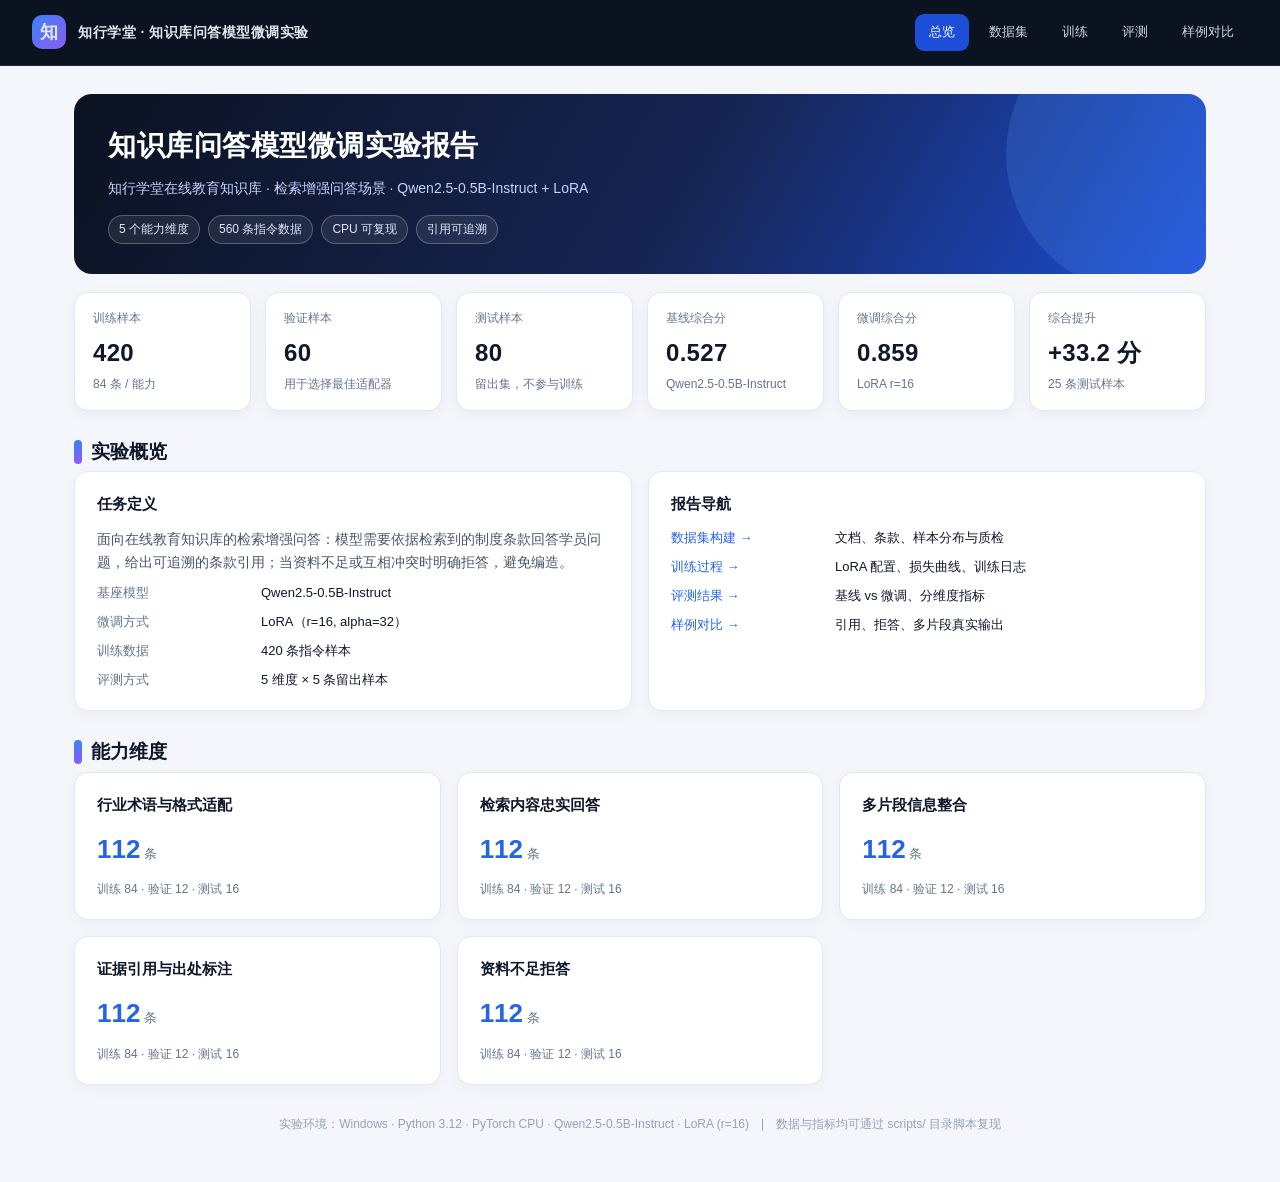
<file: 2组_李佳家/2组_李佳家_知识库问答微调_教育/report/index.html>
<!DOCTYPE html>
<html lang="zh-CN">
<head>
<meta charset="utf-8">
<meta name="viewport" content="width=device-width, initial-scale=1">
<title>总览 · 微调实验报告</title>
<link rel="stylesheet" href="style.css">
</head>
<body>
<div class="topbar">
  <div class="brand"><span class="mark">知</span><span>知行学堂 · 知识库问答模型微调实验</span></div>
  <nav class="nav"><a href="index.html" class="active">总览</a><a href="dataset.html" class="">数据集</a><a href="training.html" class="">训练</a><a href="evaluation.html" class="">评测</a><a href="samples.html" class="">样例对比</a></nav>
</div>
<div class="page">
<div class="hero">
  <h1>知识库问答模型微调实验报告</h1>
  <p>知行学堂在线教育知识库 · 检索增强问答场景 · Qwen2.5-0.5B-Instruct + LoRA</p>
  <div class="tags"><span class="tag">5 个能力维度</span><span class="tag">560 条指令数据</span><span class="tag">CPU 可复现</span><span class="tag">引用可追溯</span></div>
</div>
<div class="kpis">
  <div class="kpi"><div class="label">训练样本</div><div class="value">420</div><div class="sub">84 条 / 能力</div></div>
  <div class="kpi"><div class="label">验证样本</div><div class="value">60</div><div class="sub">用于选择最佳适配器</div></div>
  <div class="kpi"><div class="label">测试样本</div><div class="value">80</div><div class="sub">留出集，不参与训练</div></div>
  <div class="kpi"><div class="label">基线综合分</div><div class="value">0.527</div><div class="sub">Qwen2.5-0.5B-Instruct</div></div>
  <div class="kpi"><div class="label">微调综合分</div><div class="value">0.859</div><div class="sub">LoRA r=16</div></div>
  <div class="kpi"><div class="label">综合提升</div><div class="value">+33.2 分</div><div class="sub">25 条测试样本</div></div>
</div>

<div class="section">
  <h2><span class="dot"></span>实验概览</h2>
  <div class="grid g2">
    <div class="card">
      <h3>任务定义</h3>
      <p style="color:#475569;margin:0 0 10px">面向在线教育知识库的检索增强问答：模型需要依据检索到的制度条款回答学员问题，给出可追溯的条款引用；当资料不足或互相冲突时明确拒答，避免编造。</p>
      <div class="kv">
        <span class="k">基座模型</span><span>Qwen2.5-0.5B-Instruct</span>
        <span class="k">微调方式</span><span>LoRA（r=16, alpha=32）</span>
        <span class="k">训练数据</span><span>420 条指令样本</span>
        <span class="k">评测方式</span><span>5 维度 × 5 条留出样本</span>
      </div>
    </div>
    <div class="card">
      <h3>报告导航</h3>
      <div class="kv">
        <span class="k"><a href="dataset.html" style="color:#2563eb">数据集构建 →</a></span><span>文档、条款、样本分布与质检</span>
        <span class="k"><a href="training.html" style="color:#2563eb">训练过程 →</a></span><span>LoRA 配置、损失曲线、训练日志</span>
        <span class="k"><a href="evaluation.html" style="color:#2563eb">评测结果 →</a></span><span>基线 vs 微调、分维度指标</span>
        <span class="k"><a href="samples.html" style="color:#2563eb">样例对比 →</a></span><span>引用、拒答、多片段真实输出</span>
      </div>
    </div>
  </div>
</div>

<div class="section">
  <h2><span class="dot"></span>能力维度</h2>
  <div class="grid g3">
    <div class="card">
      <h3>行业术语与格式适配</h3>
      <div style="font-size:26px;font-weight:800;color:#2563eb">112<span style="font-size:13px;color:#64748b;font-weight:400"> 条</span></div>
      <div class="cap">训练 84 · 验证 12 · 测试 16</div>
    </div>
    <div class="card">
      <h3>检索内容忠实回答</h3>
      <div style="font-size:26px;font-weight:800;color:#2563eb">112<span style="font-size:13px;color:#64748b;font-weight:400"> 条</span></div>
      <div class="cap">训练 84 · 验证 12 · 测试 16</div>
    </div>
    <div class="card">
      <h3>多片段信息整合</h3>
      <div style="font-size:26px;font-weight:800;color:#2563eb">112<span style="font-size:13px;color:#64748b;font-weight:400"> 条</span></div>
      <div class="cap">训练 84 · 验证 12 · 测试 16</div>
    </div>
    <div class="card">
      <h3>证据引用与出处标注</h3>
      <div style="font-size:26px;font-weight:800;color:#2563eb">112<span style="font-size:13px;color:#64748b;font-weight:400"> 条</span></div>
      <div class="cap">训练 84 · 验证 12 · 测试 16</div>
    </div>
    <div class="card">
      <h3>资料不足拒答</h3>
      <div style="font-size:26px;font-weight:800;color:#2563eb">112<span style="font-size:13px;color:#64748b;font-weight:400"> 条</span></div>
      <div class="cap">训练 84 · 验证 12 · 测试 16</div>
    </div>
  </div>
</div>

<div class="footer">实验环境：Windows · Python 3.12 · PyTorch CPU · Qwen2.5-0.5B-Instruct · LoRA (r=16)　|　数据与指标均可通过 scripts/ 目录脚本复现</div>
</div>
</body>
</html>
</file>
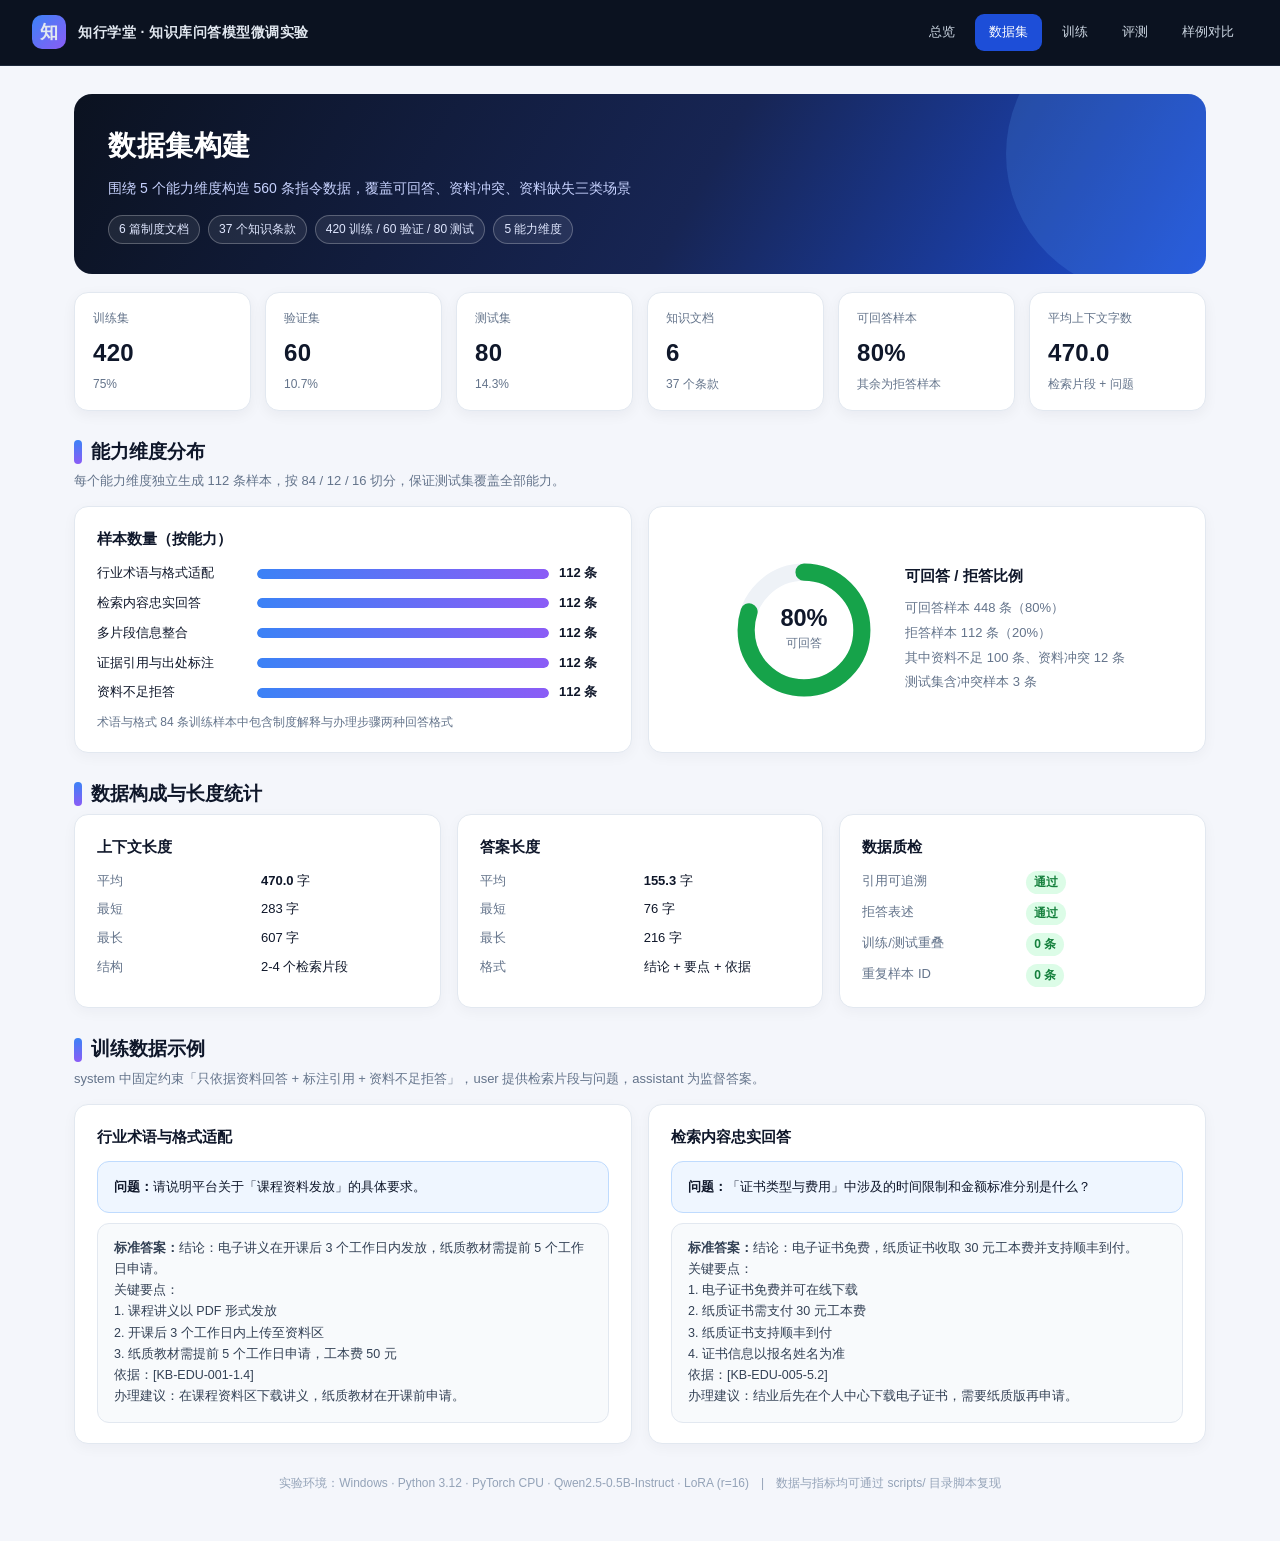
<file: 2组_李佳家/2组_李佳家_知识库问答微调_教育/report/dataset.html>
<!DOCTYPE html>
<html lang="zh-CN">
<head>
<meta charset="utf-8">
<meta name="viewport" content="width=device-width, initial-scale=1">
<title>数据集构建 · 微调实验报告</title>
<link rel="stylesheet" href="style.css">
</head>
<body>
<div class="topbar">
  <div class="brand"><span class="mark">知</span><span>知行学堂 · 知识库问答模型微调实验</span></div>
  <nav class="nav"><a href="index.html" class="">总览</a><a href="dataset.html" class="active">数据集</a><a href="training.html" class="">训练</a><a href="evaluation.html" class="">评测</a><a href="samples.html" class="">样例对比</a></nav>
</div>
<div class="page">
<div class="hero">
  <h1>数据集构建</h1>
  <p>围绕 5 个能力维度构造 560 条指令数据，覆盖可回答、资料冲突、资料缺失三类场景</p>
  <div class="tags"><span class="tag">6 篇制度文档</span><span class="tag">37 个知识条款</span><span class="tag">420 训练 / 60 验证 / 80 测试</span><span class="tag">5 能力维度</span></div>
</div>
<div class="kpis">
  <div class="kpi"><div class="label">训练集</div><div class="value">420</div><div class="sub">75%</div></div>
  <div class="kpi"><div class="label">验证集</div><div class="value">60</div><div class="sub">10.7%</div></div>
  <div class="kpi"><div class="label">测试集</div><div class="value">80</div><div class="sub">14.3%</div></div>
  <div class="kpi"><div class="label">知识文档</div><div class="value">6</div><div class="sub">37 个条款</div></div>
  <div class="kpi"><div class="label">可回答样本</div><div class="value">80%</div><div class="sub">其余为拒答样本</div></div>
  <div class="kpi"><div class="label">平均上下文字数</div><div class="value">470.0</div><div class="sub">检索片段 + 问题</div></div>
</div>

<div class="section">
  <h2><span class="dot"></span>能力维度分布</h2>
  <p class="desc">每个能力维度独立生成 112 条样本，按 84 / 12 / 16 切分，保证测试集覆盖全部能力。</p>
  <div class="grid g2">
    <div class="card">
      <h3>样本数量（按能力）</h3>
      <div class="bar-row"><span>行业术语与格式适配</span><span class="bar-track"><span class="bar-fill" style="width:100.0%"></span></span><strong>112 条</strong></div><div class="bar-row"><span>检索内容忠实回答</span><span class="bar-track"><span class="bar-fill" style="width:100.0%"></span></span><strong>112 条</strong></div><div class="bar-row"><span>多片段信息整合</span><span class="bar-track"><span class="bar-fill" style="width:100.0%"></span></span><strong>112 条</strong></div><div class="bar-row"><span>证据引用与出处标注</span><span class="bar-track"><span class="bar-fill" style="width:100.0%"></span></span><strong>112 条</strong></div><div class="bar-row"><span>资料不足拒答</span><span class="bar-track"><span class="bar-fill" style="width:100.0%"></span></span><strong>112 条</strong></div>
      <div class="cap">术语与格式 84 条训练样本中包含制度解释与办理步骤两种回答格式</div>
    </div>
    <div class="card" style="display:flex;align-items:center;gap:26px;justify-content:center">
      <svg width="150" height="150" viewBox="0 0 140 140">
  <circle cx="70" cy="70" r="54" fill="none" stroke="#eef2f7" stroke-width="16"/>
  <circle cx="70" cy="70" r="54" fill="none" stroke="#16a34a" stroke-width="16"
     stroke-dasharray="271.4 339.3" stroke-linecap="round" transform="rotate(-90 70 70)"/>
  <text x="70" y="66" text-anchor="middle" font-size="22" font-weight="700" fill="#0f172a">80%</text>
  <text x="70" y="86" text-anchor="middle" font-size="11" fill="#64748b">可回答</text>
</svg>
      <div>
        <div style="font-weight:700;font-size:15px;margin-bottom:8px">可回答 / 拒答比例</div>
        <div style="color:#64748b;font-size:13px;line-height:1.9">
          可回答样本 448 条（80%）<br>
          拒答样本 112 条（20%）<br>
          其中资料不足 100 条、资料冲突 12 条<br>
          测试集含冲突样本 3 条
        </div>
      </div>
    </div>
  </div>
</div>

<div class="section">
  <h2><span class="dot"></span>数据构成与长度统计</h2>
  <div class="grid g3">
    <div class="card"><h3>上下文长度</h3><div class="kv">
      <span class="k">平均</span><span><strong>470.0</strong> 字</span>
      <span class="k">最短</span><span>283 字</span>
      <span class="k">最长</span><span>607 字</span>
      <span class="k">结构</span><span>2-4 个检索片段</span>
    </div></div>
    <div class="card"><h3>答案长度</h3><div class="kv">
      <span class="k">平均</span><span><strong>155.3</strong> 字</span>
      <span class="k">最短</span><span>76 字</span>
      <span class="k">最长</span><span>216 字</span>
      <span class="k">格式</span><span>结论 + 要点 + 依据</span>
    </div></div>
    <div class="card"><h3>数据质检</h3><div class="kv">
      <span class="k">引用可追溯</span><span><span class="pill green">通过</span></span>
      <span class="k">拒答表述</span><span><span class="pill green">通过</span></span>
      <span class="k">训练/测试重叠</span><span><span class="pill green">0 条</span></span>
      <span class="k">重复样本 ID</span><span><span class="pill green">0 条</span></span>
    </div></div>
  </div>
</div>

<div class="section">
  <h2><span class="dot"></span>训练数据示例</h2>
  <p class="desc">system 中固定约束「只依据资料回答 + 标注引用 + 资料不足拒答」，user 提供检索片段与问题，assistant 为监督答案。</p>
  <div class="grid g2">
    <div class="card">
      <h3>行业术语与格式适配</h3>
      <div class="chat user"><strong>问题：</strong>请说明平台关于「课程资料发放」的具体要求。</div>
      <div class="chat answer"><strong>标准答案：</strong>结论：电子讲义在开课后 3 个工作日内发放，纸质教材需提前 5 个工作日申请。
关键要点：
1. 课程讲义以 PDF 形式发放
2. 开课后 3 个工作日内上传至资料区
3. 纸质教材需提前 5 个工作日申请，工本费 50 元
依据：[KB-EDU-001-1.4]
办理建议：在课程资料区下载讲义，纸质教材在开课前申请。</div>
    </div>
    <div class="card">
      <h3>检索内容忠实回答</h3>
      <div class="chat user"><strong>问题：</strong>「证书类型与费用」中涉及的时间限制和金额标准分别是什么？</div>
      <div class="chat answer"><strong>标准答案：</strong>结论：电子证书免费，纸质证书收取 30 元工本费并支持顺丰到付。
关键要点：
1. 电子证书免费并可在线下载
2. 纸质证书需支付 30 元工本费
3. 纸质证书支持顺丰到付
4. 证书信息以报名姓名为准
依据：[KB-EDU-005-5.2]
办理建议：结业后先在个人中心下载电子证书，需要纸质版再申请。</div>
    </div>
  </div>
</div>

<div class="footer">实验环境：Windows · Python 3.12 · PyTorch CPU · Qwen2.5-0.5B-Instruct · LoRA (r=16)　|　数据与指标均可通过 scripts/ 目录脚本复现</div>
</div>
</body>
</html>
</file>
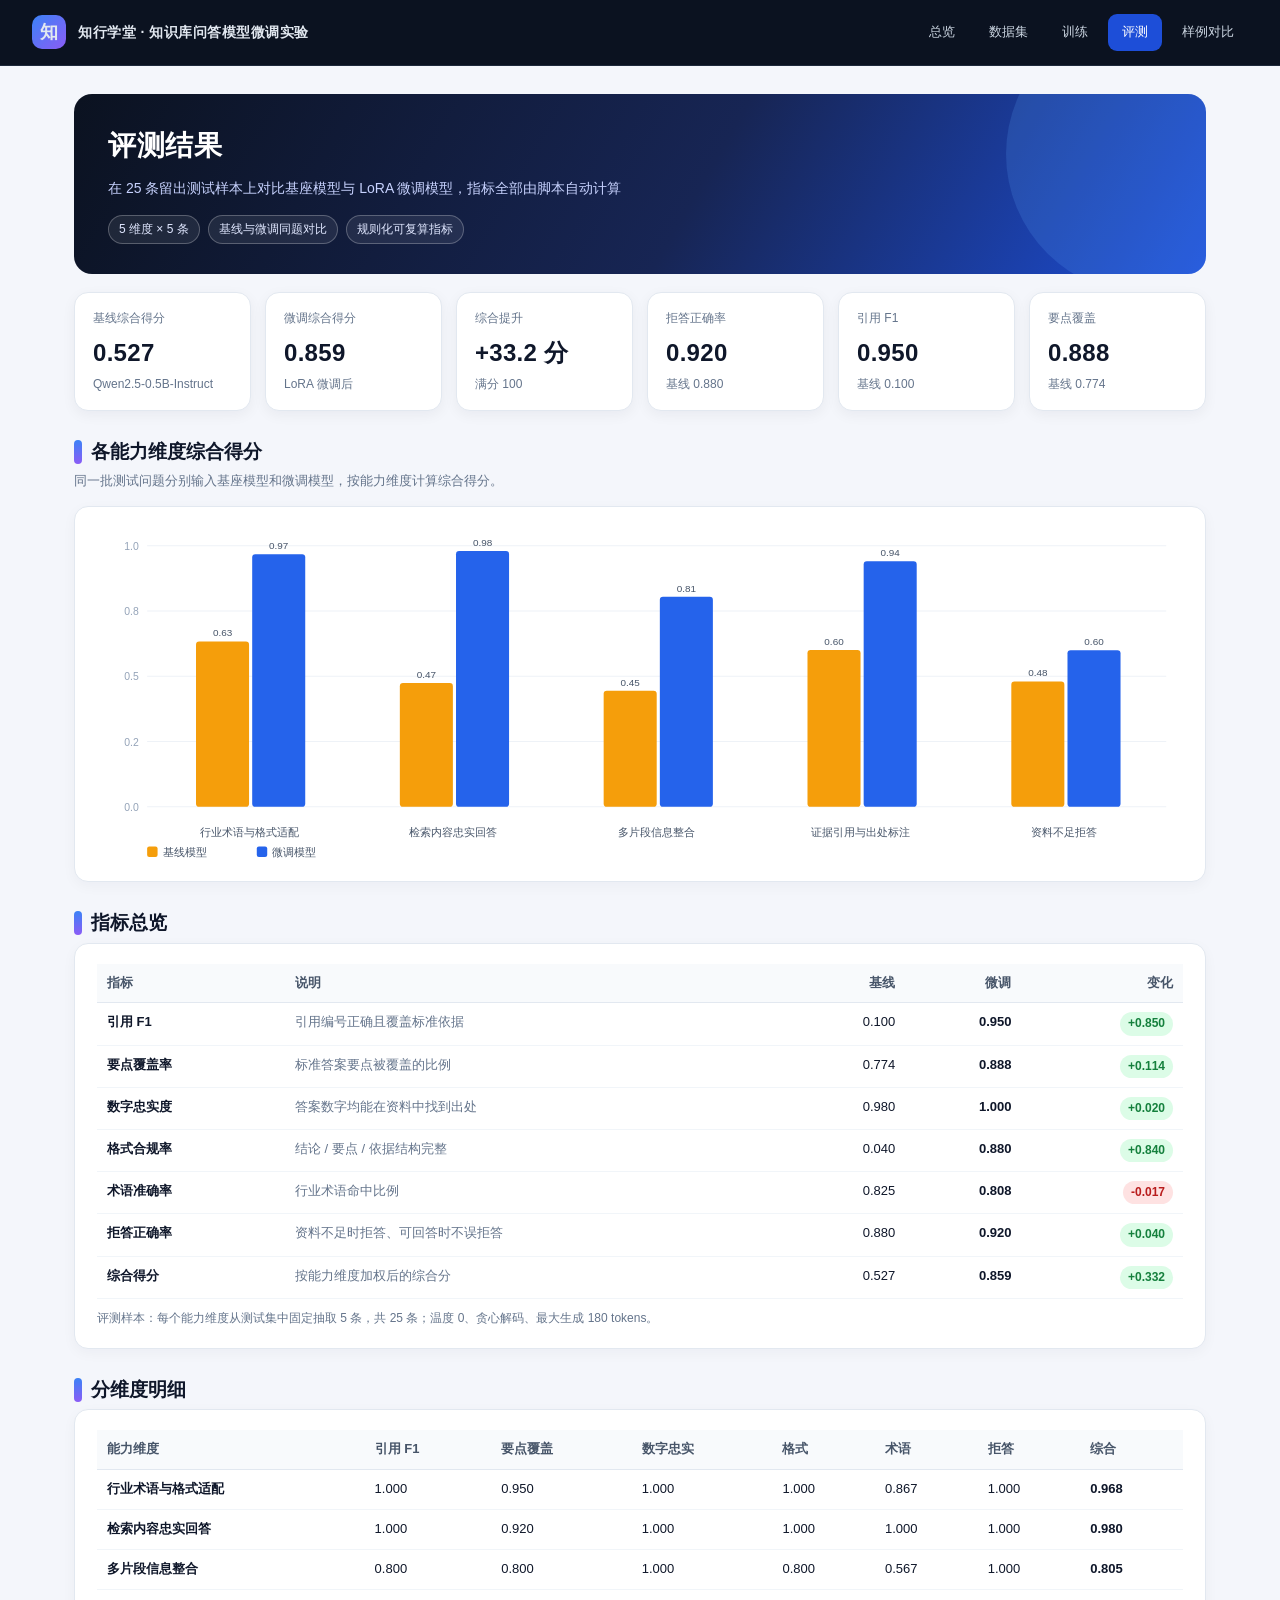
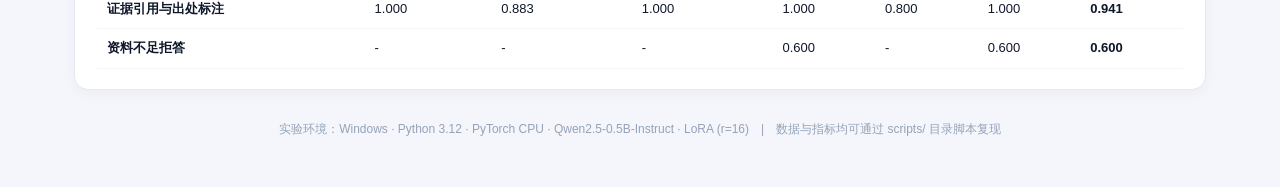
<file: 2组_李佳家/2组_李佳家_知识库问答微调_教育/report/evaluation.html>
<!DOCTYPE html>
<html lang="zh-CN">
<head>
<meta charset="utf-8">
<meta name="viewport" content="width=device-width, initial-scale=1">
<title>评测 · 微调实验报告</title>
<link rel="stylesheet" href="style.css">
</head>
<body>
<div class="topbar">
  <div class="brand"><span class="mark">知</span><span>知行学堂 · 知识库问答模型微调实验</span></div>
  <nav class="nav"><a href="index.html" class="">总览</a><a href="dataset.html" class="">数据集</a><a href="training.html" class="">训练</a><a href="evaluation.html" class="active">评测</a><a href="samples.html" class="">样例对比</a></nav>
</div>
<div class="page">
<div class="hero">
  <h1>评测结果</h1>
  <p>在 25 条留出测试样本上对比基座模型与 LoRA 微调模型，指标全部由脚本自动计算</p>
  <div class="tags"><span class="tag">5 维度 × 5 条</span><span class="tag">基线与微调同题对比</span><span class="tag">规则化可复算指标</span></div>
</div>
<div class="kpis">
  <div class="kpi"><div class="label">基线综合得分</div><div class="value">0.527</div><div class="sub">Qwen2.5-0.5B-Instruct</div></div>
  <div class="kpi"><div class="label">微调综合得分</div><div class="value">0.859</div><div class="sub">LoRA 微调后</div></div>
  <div class="kpi"><div class="label">综合提升</div><div class="value">+33.2 分</div><div class="sub">满分 100</div></div>
  <div class="kpi"><div class="label">拒答正确率</div><div class="value">0.920</div><div class="sub">基线 0.880</div></div>
  <div class="kpi"><div class="label">引用 F1</div><div class="value">0.950</div><div class="sub">基线 0.100</div></div>
  <div class="kpi"><div class="label">要点覆盖</div><div class="value">0.888</div><div class="sub">基线 0.774</div></div>
</div>

<div class="section">
  <h2><span class="dot"></span>各能力维度综合得分</h2>
  <p class="desc">同一批测试问题分别输入基座模型和微调模型，按能力维度计算综合得分。</p>
  <div class="card">
    <svg width="100%" viewBox="0 0 1040 320" style="display:block">
  <line x1="48" y1="268.0" x2="1024" y2="268.0" stroke="#eef2f7"/><text x="40" y="272.0" text-anchor="end" font-size="10" fill="#94a3b8">0.0</text><line x1="48" y1="205.5" x2="1024" y2="205.5" stroke="#eef2f7"/><text x="40" y="209.5" text-anchor="end" font-size="10" fill="#94a3b8">0.2</text><line x1="48" y1="143.0" x2="1024" y2="143.0" stroke="#eef2f7"/><text x="40" y="147.0" text-anchor="end" font-size="10" fill="#94a3b8">0.5</text><line x1="48" y1="80.5" x2="1024" y2="80.5" stroke="#eef2f7"/><text x="40" y="84.5" text-anchor="end" font-size="10" fill="#94a3b8">0.8</text><line x1="48" y1="18.0" x2="1024" y2="18.0" stroke="#eef2f7"/><text x="40" y="22.0" text-anchor="end" font-size="10" fill="#94a3b8">1.0</text>
  <rect x="94.8" y="109.7" width="50.8" height="158.3" rx="3" fill="#f59e0b"/><text x="120.2" y="104.7" text-anchor="middle" font-size="9.5" fill="#475569">0.63</text><rect x="148.6" y="26.1" width="50.8" height="241.9" rx="3" fill="#2563eb"/><text x="174.0" y="21.1" text-anchor="middle" font-size="9.5" fill="#475569">0.97</text><text x="145.6" y="296" text-anchor="middle" font-size="10.5" fill="#475569">行业术语与格式适配</text><rect x="290.0" y="149.5" width="50.8" height="118.5" rx="3" fill="#f59e0b"/><text x="315.4" y="144.5" text-anchor="middle" font-size="9.5" fill="#475569">0.47</text><rect x="343.8" y="23.0" width="50.8" height="245.0" rx="3" fill="#2563eb"/><text x="369.2" y="18.0" text-anchor="middle" font-size="9.5" fill="#475569">0.98</text><text x="340.8" y="296" text-anchor="middle" font-size="10.5" fill="#475569">检索内容忠实回答</text><rect x="485.2" y="156.8" width="50.8" height="111.2" rx="3" fill="#f59e0b"/><text x="510.6" y="151.8" text-anchor="middle" font-size="9.5" fill="#475569">0.45</text><rect x="539.0" y="66.8" width="50.8" height="201.2" rx="3" fill="#2563eb"/><text x="564.4" y="61.8" text-anchor="middle" font-size="9.5" fill="#475569">0.81</text><text x="536.0" y="296" text-anchor="middle" font-size="10.5" fill="#475569">多片段信息整合</text><rect x="680.4" y="117.8" width="50.8" height="150.2" rx="3" fill="#f59e0b"/><text x="705.8" y="112.8" text-anchor="middle" font-size="9.5" fill="#475569">0.60</text><rect x="734.2" y="32.8" width="50.8" height="235.2" rx="3" fill="#2563eb"/><text x="759.6" y="27.8" text-anchor="middle" font-size="9.5" fill="#475569">0.94</text><text x="731.2" y="296" text-anchor="middle" font-size="10.5" fill="#475569">证据引用与出处标注</text><rect x="875.6" y="148.0" width="50.8" height="120.0" rx="3" fill="#f59e0b"/><text x="901.0" y="143.0" text-anchor="middle" font-size="9.5" fill="#475569">0.48</text><rect x="929.4" y="118.0" width="50.8" height="150.0" rx="3" fill="#2563eb"/><text x="954.8" y="113.0" text-anchor="middle" font-size="9.5" fill="#475569">0.60</text><text x="926.4" y="296" text-anchor="middle" font-size="10.5" fill="#475569">资料不足拒答</text>
  <g font-size="11" fill="#475569">
    <rect x="48" y="306" width="10" height="10" rx="2" fill="#f59e0b"/>
    <text x="63" y="315">基线模型</text>
    <rect x="153" y="306" width="10" height="10" rx="2" fill="#2563eb"/>
    <text x="168" y="315">微调模型</text>
  </g>
</svg>
  </div>
</div>

<div class="section">
  <h2><span class="dot"></span>指标总览</h2>
  <div class="card">
    <table class="metric-table">
      <thead><tr><th>指标</th><th>说明</th><th class="num">基线</th><th class="num">微调</th><th class="num">变化</th></tr></thead>
      <tbody><tr><td><strong>引用 F1</strong></td><td style="color:#64748b">引用编号正确且覆盖标准依据</td><td class="num">0.100</td><td class="num"><strong>0.950</strong></td><td class="num"><span class="pill green">+0.850</span></td></tr><tr><td><strong>要点覆盖率</strong></td><td style="color:#64748b">标准答案要点被覆盖的比例</td><td class="num">0.774</td><td class="num"><strong>0.888</strong></td><td class="num"><span class="pill green">+0.114</span></td></tr><tr><td><strong>数字忠实度</strong></td><td style="color:#64748b">答案数字均能在资料中找到出处</td><td class="num">0.980</td><td class="num"><strong>1.000</strong></td><td class="num"><span class="pill green">+0.020</span></td></tr><tr><td><strong>格式合规率</strong></td><td style="color:#64748b">结论 / 要点 / 依据结构完整</td><td class="num">0.040</td><td class="num"><strong>0.880</strong></td><td class="num"><span class="pill green">+0.840</span></td></tr><tr><td><strong>术语准确率</strong></td><td style="color:#64748b">行业术语命中比例</td><td class="num">0.825</td><td class="num"><strong>0.808</strong></td><td class="num"><span class="pill red">-0.017</span></td></tr><tr><td><strong>拒答正确率</strong></td><td style="color:#64748b">资料不足时拒答、可回答时不误拒答</td><td class="num">0.880</td><td class="num"><strong>0.920</strong></td><td class="num"><span class="pill green">+0.040</span></td></tr><tr><td><strong>综合得分</strong></td><td style="color:#64748b">按能力维度加权后的综合分</td><td class="num">0.527</td><td class="num"><strong>0.859</strong></td><td class="num"><span class="pill green">+0.332</span></td></tr>
      </tbody>
    </table>
    <div class="cap">评测样本：每个能力维度从测试集中固定抽取 5 条，共 25 条；温度 0、贪心解码、最大生成 180 tokens。</div>
  </div>
</div>

<div class="section">
  <h2><span class="dot"></span>分维度明细</h2>
  <div class="card">
    <table>
      <thead><tr><th>能力维度</th><th class="num">引用 F1</th><th class="num">要点覆盖</th><th class="num">数字忠实</th><th class="num">格式</th><th class="num">术语</th><th class="num">拒答</th><th class="num">综合</th></tr></thead>
      <tbody><tr><td><strong>行业术语与格式适配</strong></td><td class="num">1.000</td><td class="num">0.950</td><td class="num">1.000</td><td class="num">1.000</td><td class="num">0.867</td><td class="num">1.000</td><td class="num"><strong>0.968</strong></td></tr><tr><td><strong>检索内容忠实回答</strong></td><td class="num">1.000</td><td class="num">0.920</td><td class="num">1.000</td><td class="num">1.000</td><td class="num">1.000</td><td class="num">1.000</td><td class="num"><strong>0.980</strong></td></tr><tr><td><strong>多片段信息整合</strong></td><td class="num">0.800</td><td class="num">0.800</td><td class="num">1.000</td><td class="num">0.800</td><td class="num">0.567</td><td class="num">1.000</td><td class="num"><strong>0.805</strong></td></tr><tr><td><strong>证据引用与出处标注</strong></td><td class="num">1.000</td><td class="num">0.883</td><td class="num">1.000</td><td class="num">1.000</td><td class="num">0.800</td><td class="num">1.000</td><td class="num"><strong>0.941</strong></td></tr><tr><td><strong>资料不足拒答</strong></td><td class="num">-</td><td class="num">-</td><td class="num">-</td><td class="num">0.600</td><td class="num">-</td><td class="num">0.600</td><td class="num"><strong>0.600</strong></td></tr>
      </tbody>
    </table>
  </div>
</div>

<div class="footer">实验环境：Windows · Python 3.12 · PyTorch CPU · Qwen2.5-0.5B-Instruct · LoRA (r=16)　|　数据与指标均可通过 scripts/ 目录脚本复现</div>
</div>
</body>
</html>
</file>
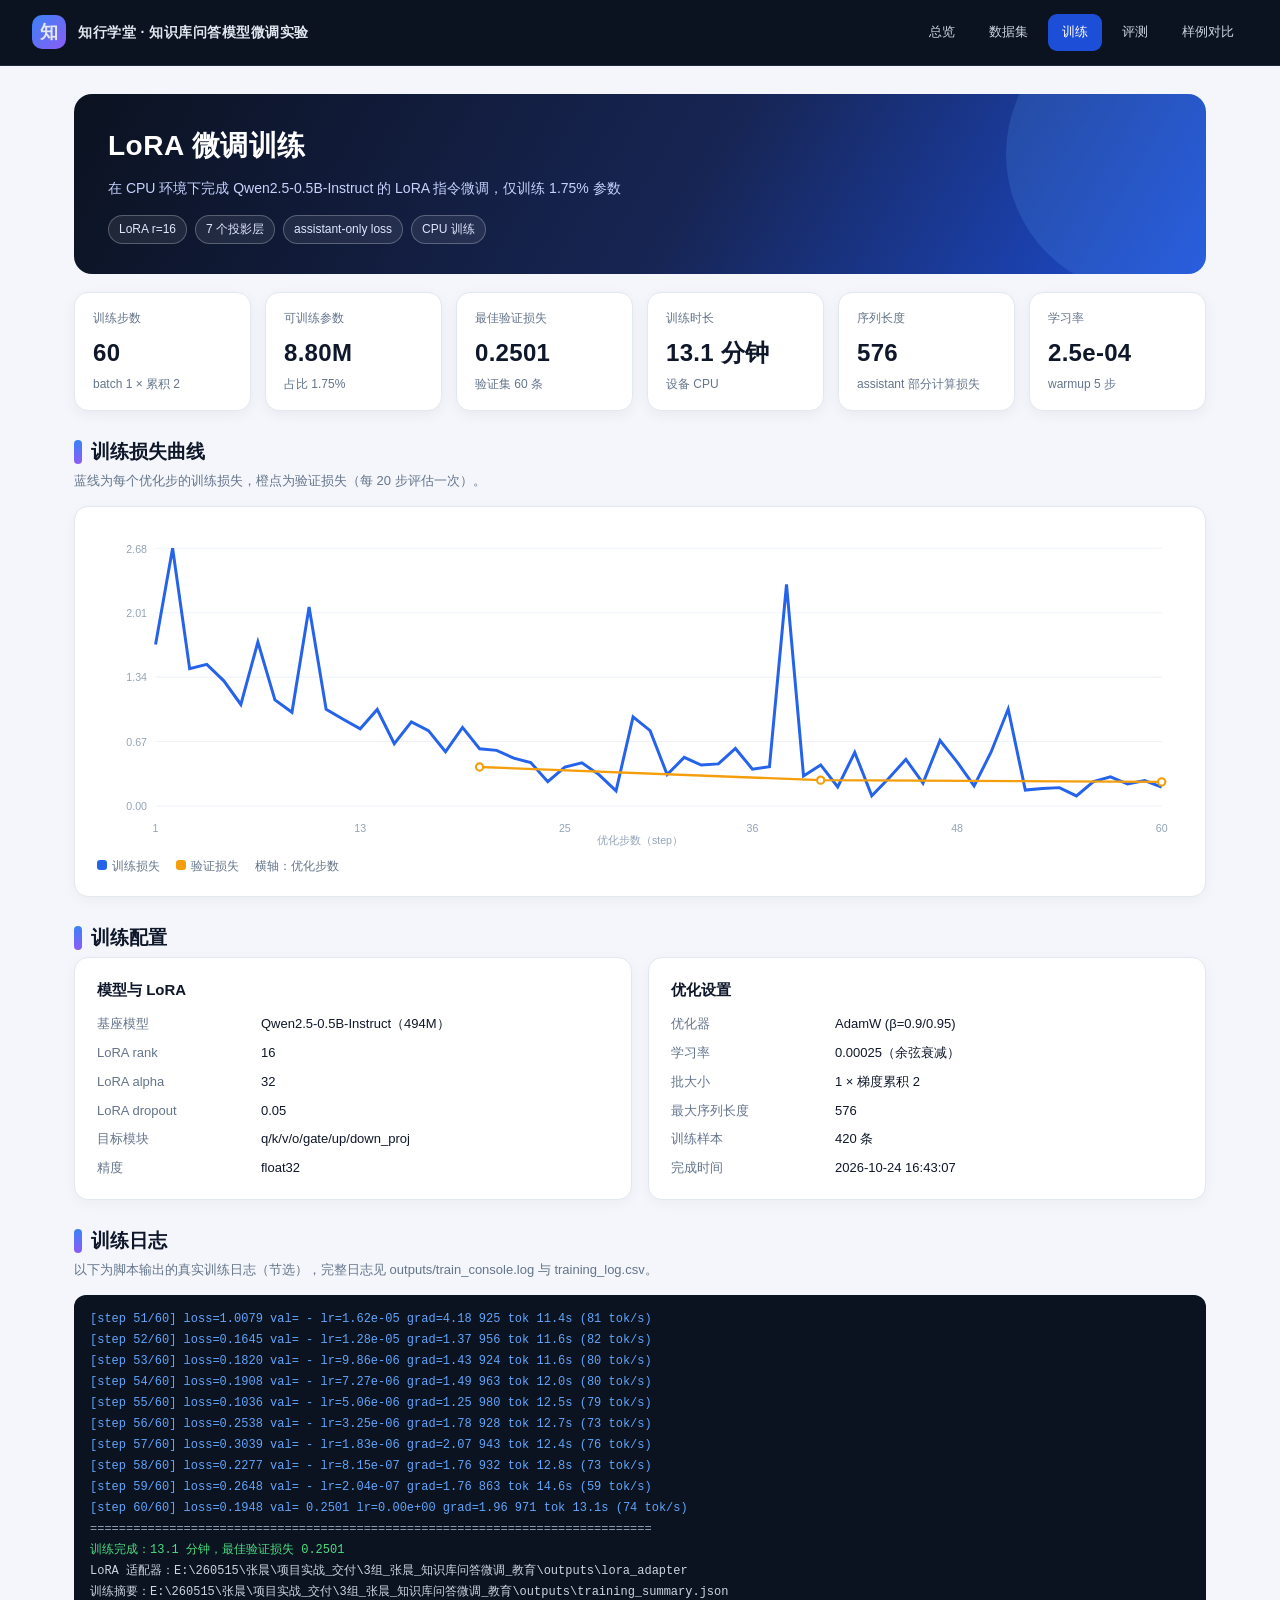
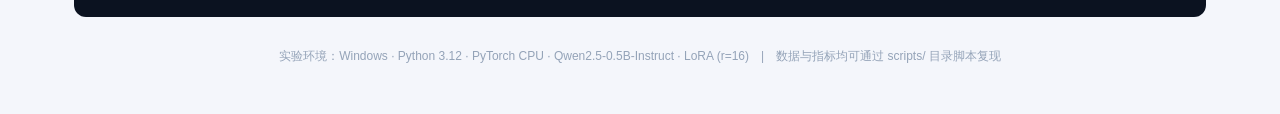
<file: 2组_李佳家/2组_李佳家_知识库问答微调_教育/report/training.html>
<!DOCTYPE html>
<html lang="zh-CN">
<head>
<meta charset="utf-8">
<meta name="viewport" content="width=device-width, initial-scale=1">
<title>训练 · 微调实验报告</title>
<link rel="stylesheet" href="style.css">
</head>
<body>
<div class="topbar">
  <div class="brand"><span class="mark">知</span><span>知行学堂 · 知识库问答模型微调实验</span></div>
  <nav class="nav"><a href="index.html" class="">总览</a><a href="dataset.html" class="">数据集</a><a href="training.html" class="active">训练</a><a href="evaluation.html" class="">评测</a><a href="samples.html" class="">样例对比</a></nav>
</div>
<div class="page">
<div class="hero">
  <h1>LoRA 微调训练</h1>
  <p>在 CPU 环境下完成 Qwen2.5-0.5B-Instruct 的 LoRA 指令微调，仅训练 1.75% 参数</p>
  <div class="tags"><span class="tag">LoRA r=16</span><span class="tag">7 个投影层</span><span class="tag">assistant-only loss</span><span class="tag">CPU 训练</span></div>
</div>
<div class="kpis">
  <div class="kpi"><div class="label">训练步数</div><div class="value">60</div><div class="sub">batch 1 × 累积 2</div></div>
  <div class="kpi"><div class="label">可训练参数</div><div class="value">8.80M</div><div class="sub">占比 1.75%</div></div>
  <div class="kpi"><div class="label">最佳验证损失</div><div class="value">0.2501</div><div class="sub">验证集 60 条</div></div>
  <div class="kpi"><div class="label">训练时长</div><div class="value">13.1 分钟</div><div class="sub">设备 CPU</div></div>
  <div class="kpi"><div class="label">序列长度</div><div class="value">576</div><div class="sub">assistant 部分计算损失</div></div>
  <div class="kpi"><div class="label">学习率</div><div class="value">2.5e-04</div><div class="sub">warmup 5 步</div></div>
</div>

<div class="section">
  <h2><span class="dot"></span>训练损失曲线</h2>
  <p class="desc">蓝线为每个优化步的训练损失，橙点为验证损失（每 20 步评估一次）。</p>
  <div class="card">
    <svg width="100%" viewBox="0 0 1020 300" style="display:block">
  <line x1="55" y1="262.0" x2="1000" y2="262.0" stroke="#eef2f7"/><text x="47" y="266.0" text-anchor="end" font-size="10" fill="#94a3b8">0.00</text><line x1="55" y1="201.5" x2="1000" y2="201.5" stroke="#eef2f7"/><text x="47" y="205.5" text-anchor="end" font-size="10" fill="#94a3b8">0.67</text><line x1="55" y1="141.0" x2="1000" y2="141.0" stroke="#eef2f7"/><text x="47" y="145.0" text-anchor="end" font-size="10" fill="#94a3b8">1.34</text><line x1="55" y1="80.5" x2="1000" y2="80.5" stroke="#eef2f7"/><text x="47" y="84.5" text-anchor="end" font-size="10" fill="#94a3b8">2.01</text><line x1="55" y1="20.0" x2="1000" y2="20.0" stroke="#eef2f7"/><text x="47" y="24.0" text-anchor="end" font-size="10" fill="#94a3b8">2.68</text>
  <text x="55.0" y="286" text-anchor="middle" font-size="10" fill="#94a3b8">1</text><text x="247.2" y="286" text-anchor="middle" font-size="10" fill="#94a3b8">13</text><text x="439.4" y="286" text-anchor="middle" font-size="10" fill="#94a3b8">25</text><text x="615.6" y="286" text-anchor="middle" font-size="10" fill="#94a3b8">36</text><text x="807.8" y="286" text-anchor="middle" font-size="10" fill="#94a3b8">48</text><text x="1000.0" y="286" text-anchor="middle" font-size="10" fill="#94a3b8">60</text>
  <polyline points="55.0,110.4 71.0,20.0 87.0,133.0 103.1,129.0 119.1,144.5 135.1,166.7 151.1,108.0 167.1,162.4 183.1,174.0 199.2,75.1 215.2,171.3 231.2,180.5 247.2,189.5 263.2,171.4 279.2,203.5 295.3,183.1 311.3,191.3 327.3,211.1 343.3,188.2 359.3,208.3 375.3,209.8 391.4,217.1 407.4,221.3 423.4,239.2 439.4,225.5 455.4,221.5 471.4,232.6 487.5,247.8 503.5,178.4 519.5,191.3 535.5,232.6 551.5,216.4 567.5,223.6 583.6,222.5 599.6,208.0 615.6,227.4 631.6,225.1 647.6,54.0 663.6,233.9 679.7,223.5 695.7,244.2 711.7,211.7 727.7,252.4 743.7,236.0 759.7,218.2 775.8,240.6 791.8,200.5 807.8,220.6 823.8,243.2 839.8,211.3 855.8,171.0 871.9,247.1 887.9,245.6 903.9,244.8 919.9,252.6 935.9,239.1 951.9,234.6 968.0,241.4 984.0,238.1 1000.0,244.4" fill="none" stroke="#2563eb" stroke-width="2.8"/>
  <polyline points="359.3,225.4 679.7,237.8 1000.0,239.4" fill="none" stroke="#f59e0b" stroke-width="2.2"/><circle cx="359.3" cy="225.4" r="3.4" fill="#fff" stroke="#f59e0b" stroke-width="2"/><circle cx="679.7" cy="237.8" r="3.4" fill="#fff" stroke="#f59e0b" stroke-width="2"/><circle cx="1000.0" cy="239.4" r="3.4" fill="#fff" stroke="#f59e0b" stroke-width="2"/>
  <text x="510" y="298" text-anchor="middle" font-size="10" fill="#94a3b8">优化步数（step）</text>
</svg>
    <div class="legend">
      <span><i style="background:#2563eb"></i>训练损失</span>
      <span><i style="background:#f59e0b"></i>验证损失</span>
      <span>横轴：优化步数</span>
    </div>
  </div>
</div>

<div class="section">
  <h2><span class="dot"></span>训练配置</h2>
  <div class="grid g2">
    <div class="card">
      <h3>模型与 LoRA</h3>
      <div class="kv">
        <span class="k">基座模型</span><span>Qwen2.5-0.5B-Instruct（494M）</span>
        <span class="k">LoRA rank</span><span>16</span>
        <span class="k">LoRA alpha</span><span>32</span>
        <span class="k">LoRA dropout</span><span>0.05</span>
        <span class="k">目标模块</span><span>q/k/v/o/gate/up/down_proj</span>
        <span class="k">精度</span><span>float32</span>
      </div>
    </div>
    <div class="card">
      <h3>优化设置</h3>
      <div class="kv">
        <span class="k">优化器</span><span>AdamW (β=0.9/0.95)</span>
        <span class="k">学习率</span><span>0.00025（余弦衰减）</span>
        <span class="k">批大小</span><span>1 × 梯度累积 2</span>
        <span class="k">最大序列长度</span><span>576</span>
        <span class="k">训练样本</span><span>420 条</span>
        <span class="k">完成时间</span><span>2026-10-24 16:43:07</span>
      </div>
    </div>
  </div>
</div>

<div class="section">
  <h2><span class="dot"></span>训练日志</h2>
  <p class="desc">以下为脚本输出的真实训练日志（节选），完整日志见 outputs/train_console.log 与 training_log.csv。</p>
  <div class="terminal"><div class="b">[step  51/60] loss=1.0079 val=       - lr=1.62e-05 grad=4.18 925 tok 11.4s (81 tok/s)</div><div class="b">[step  52/60] loss=0.1645 val=       - lr=1.28e-05 grad=1.37 956 tok 11.6s (82 tok/s)</div><div class="b">[step  53/60] loss=0.1820 val=       - lr=9.86e-06 grad=1.43 924 tok 11.6s (80 tok/s)</div><div class="b">[step  54/60] loss=0.1908 val=       - lr=7.27e-06 grad=1.49 963 tok 12.0s (80 tok/s)</div><div class="b">[step  55/60] loss=0.1036 val=       - lr=5.06e-06 grad=1.25 980 tok 12.5s (79 tok/s)</div><div class="b">[step  56/60] loss=0.2538 val=       - lr=3.25e-06 grad=1.78 928 tok 12.7s (73 tok/s)</div><div class="b">[step  57/60] loss=0.3039 val=       - lr=1.83e-06 grad=2.07 943 tok 12.4s (76 tok/s)</div><div class="b">[step  58/60] loss=0.2277 val=       - lr=8.15e-07 grad=1.76 932 tok 12.8s (73 tok/s)</div><div class="b">[step  59/60] loss=0.2648 val=       - lr=2.04e-07 grad=1.76 863 tok 14.6s (59 tok/s)</div><div class="b">[step  60/60] loss=0.1948 val=  0.2501 lr=0.00e+00 grad=1.96 971 tok 13.1s (74 tok/s)</div><div class="m">==============================================================================</div><div class="g">训练完成：13.1 分钟，最佳验证损失 0.2501</div><div class="">LoRA 适配器：E:\260515\张晨\项目实战_交付\3组_张晨_知识库问答微调_教育\outputs\lora_adapter</div><div class="">训练摘要：E:\260515\张晨\项目实战_交付\3组_张晨_知识库问答微调_教育\outputs\training_summary.json</div>
  </div>
</div>

<div class="footer">实验环境：Windows · Python 3.12 · PyTorch CPU · Qwen2.5-0.5B-Instruct · LoRA (r=16)　|　数据与指标均可通过 scripts/ 目录脚本复现</div>
</div>
</body>
</html>
</file>
<file: 2组_李佳家/2组_李佳家_知识库问答微调_教育/report/style.css>
:root{
  --bg:#f4f6fb; --card:#ffffff; --ink:#0f172a; --muted:#64748b; --line:#e2e8f0;
  --brand:#2563eb; --brand-dark:#1e3a8a; --green:#16a34a; --orange:#ea580c; --red:#dc2626;
  --violet:#7c3aed; --cyan:#0891b2;
}
*{box-sizing:border-box}
body{margin:0;background:var(--bg);color:var(--ink);font-family:"Microsoft YaHei","Segoe UI",sans-serif;font-size:14px;line-height:1.6}
a{color:inherit;text-decoration:none}
.topbar{background:#0b1220;color:#e2e8f0;padding:14px 32px;display:flex;align-items:center;justify-content:space-between;position:sticky;top:0;z-index:10;border-bottom:1px solid #1e293b}
.brand{display:flex;align-items:center;gap:12px;font-weight:700;letter-spacing:.5px}
.brand .mark{width:34px;height:34px;border-radius:10px;background:linear-gradient(135deg,#3b82f6,#8b5cf6);display:flex;align-items:center;justify-content:center;font-size:18px}
.nav{display:flex;gap:6px}
.nav a{padding:8px 14px;border-radius:9px;color:#cbd5e1;font-size:13px}
.nav a:hover{background:#1e293b;color:#fff}
.nav a.active{background:#1d4ed8;color:#fff}
.page{max-width:1180px;margin:0 auto;padding:28px 24px 48px}
.hero{background:linear-gradient(120deg,#0b1220 0%,#172554 55%,#1d4ed8 100%);border-radius:18px;padding:30px 34px;color:#fff;position:relative;overflow:hidden}
.hero:after{content:"";position:absolute;right:-80px;top:-80px;width:280px;height:280px;border-radius:50%;background:rgba(96,165,250,.18)}
.hero h1{margin:0 0 8px;font-size:28px;letter-spacing:.5px}
.hero p{margin:0;color:#c7d2fe;font-size:14px}
.tags{display:flex;gap:8px;flex-wrap:wrap;margin-top:16px}
.tag{border:1px solid rgba(255,255,255,.25);background:rgba(255,255,255,.08);padding:4px 10px;border-radius:999px;font-size:12px;color:#e0e7ff}
.kpis{display:grid;grid-template-columns:repeat(6,1fr);gap:14px;margin-top:18px}
.kpi{background:var(--card);border:1px solid var(--line);border-radius:14px;padding:16px 18px;box-shadow:0 4px 14px rgba(15,23,42,.05)}
.kpi .label{color:var(--muted);font-size:12px;margin-bottom:6px}
.kpi .value{font-size:24px;font-weight:800;letter-spacing:.3px}
.kpi .sub{color:var(--muted);font-size:12px;margin-top:2px}
.section{margin-top:26px}
.section h2{font-size:19px;margin:0 0 4px;display:flex;align-items:center;gap:9px}
.section h2 .dot{width:8px;height:24px;border-radius:4px;background:linear-gradient(180deg,#3b82f6,#8b5cf6)}
.section .desc{color:var(--muted);font-size:13px;margin:0 0 14px}
.grid{display:grid;gap:16px}
.g2{grid-template-columns:1fr 1fr}
.g3{grid-template-columns:repeat(3,1fr)}
.card{background:var(--card);border:1px solid var(--line);border-radius:14px;padding:20px 22px;box-shadow:0 4px 14px rgba(15,23,42,.04)}
.card h3{margin:0 0 12px;font-size:15px}
.card .cap{color:var(--muted);font-size:12px;margin-top:10px}
table{width:100%;border-collapse:collapse;font-size:13px}
th{background:#f8fafc;color:#475569;text-align:left;font-weight:600;padding:9px 10px;border-bottom:1px solid var(--line);white-space:nowrap}
td{padding:9px 10px;border-bottom:1px solid #f1f5f9;vertical-align:top}
tr:hover td{background:#f8fbff}
.pill{display:inline-block;padding:2px 8px;border-radius:999px;font-size:12px;font-weight:600}
.pill.green{background:#dcfce7;color:#15803d}
.pill.orange{background:#ffedd5;color:#c2410c}
.pill.red{background:#fee2e2;color:#b91c1c}
.pill.blue{background:#dbeafe;color:#1d4ed8}
.pill.gray{background:#f1f5f9;color:#475569}
.metric-table td.num,.metric-table th.num{text-align:right;font-variant-numeric:tabular-nums}
.legend{display:flex;gap:16px;font-size:12px;color:var(--muted);margin-top:10px;align-items:center;flex-wrap:wrap}
.legend i{display:inline-block;width:10px;height:10px;border-radius:3px;margin-right:5px}
.terminal{background:#0b1220;border-radius:12px;padding:14px 16px;color:#cbd5e1;font-family:Consolas,"Courier New",monospace;font-size:12px;line-height:1.75;overflow:hidden}
.terminal .g{color:#4ade80}.terminal .b{color:#60a5fa}.terminal .y{color:#facc15}.terminal .m{color:#94a3b8}
.chat{background:#f8fafc;border:1px solid var(--line);border-radius:12px;padding:14px 16px;font-size:13px;white-space:pre-wrap;line-height:1.7}
.chat.user{background:#eff6ff;border-color:#bfdbfe}
.chat.answer{margin-top:10px}
.badge{display:inline-flex;align-items:center;gap:5px;font-size:12px;font-weight:600;padding:2px 9px;border-radius:999px}
.badge.ok{background:#dcfce7;color:#15803d}
.badge.bad{background:#fee2e2;color:#b91c1c}
.sample{border:1px solid var(--line);border-radius:14px;background:#fff;padding:18px 20px;margin-bottom:16px}
.sample .head{display:flex;justify-content:space-between;align-items:center;gap:10px;margin-bottom:10px}
.sample .q{font-weight:700;margin:6px 0 10px}
.cols{display:grid;grid-template-columns:1fr 1fr;gap:12px}
.col{border:1px solid var(--line);border-radius:10px;padding:12px;background:#fcfdff}
.col h4{margin:0 0 8px;font-size:13px;display:flex;justify-content:space-between}
.col.base h4{color:#b45309}.col.tuned h4{color:#1d4ed8}
.answer{white-space:pre-wrap;font-size:12.5px;color:#334155;max-height:260px;overflow:auto}
.note{background:#fffbeb;border:1px solid #fde68a;border-radius:12px;padding:14px 16px;color:#92400e;font-size:13px}
.footer{margin-top:30px;color:#94a3b8;font-size:12px;text-align:center}
.bar-row{display:grid;grid-template-columns:150px 1fr 50px;gap:10px;align-items:center;margin-bottom:9px;font-size:13px}
.bar-track{display:block;height:10px;border-radius:6px;background:#eef2f7;overflow:hidden}
.bar-fill{display:block;height:100%;border-radius:6px;background:linear-gradient(90deg,#3b82f6,#8b5cf6)}
.kv{display:grid;grid-template-columns:150px 1fr;gap:8px 14px;font-size:13px}
.kv .k{color:var(--muted)}
code{background:#f1f5f9;padding:1px 6px;border-radius:6px;font-size:12px}
</file>
